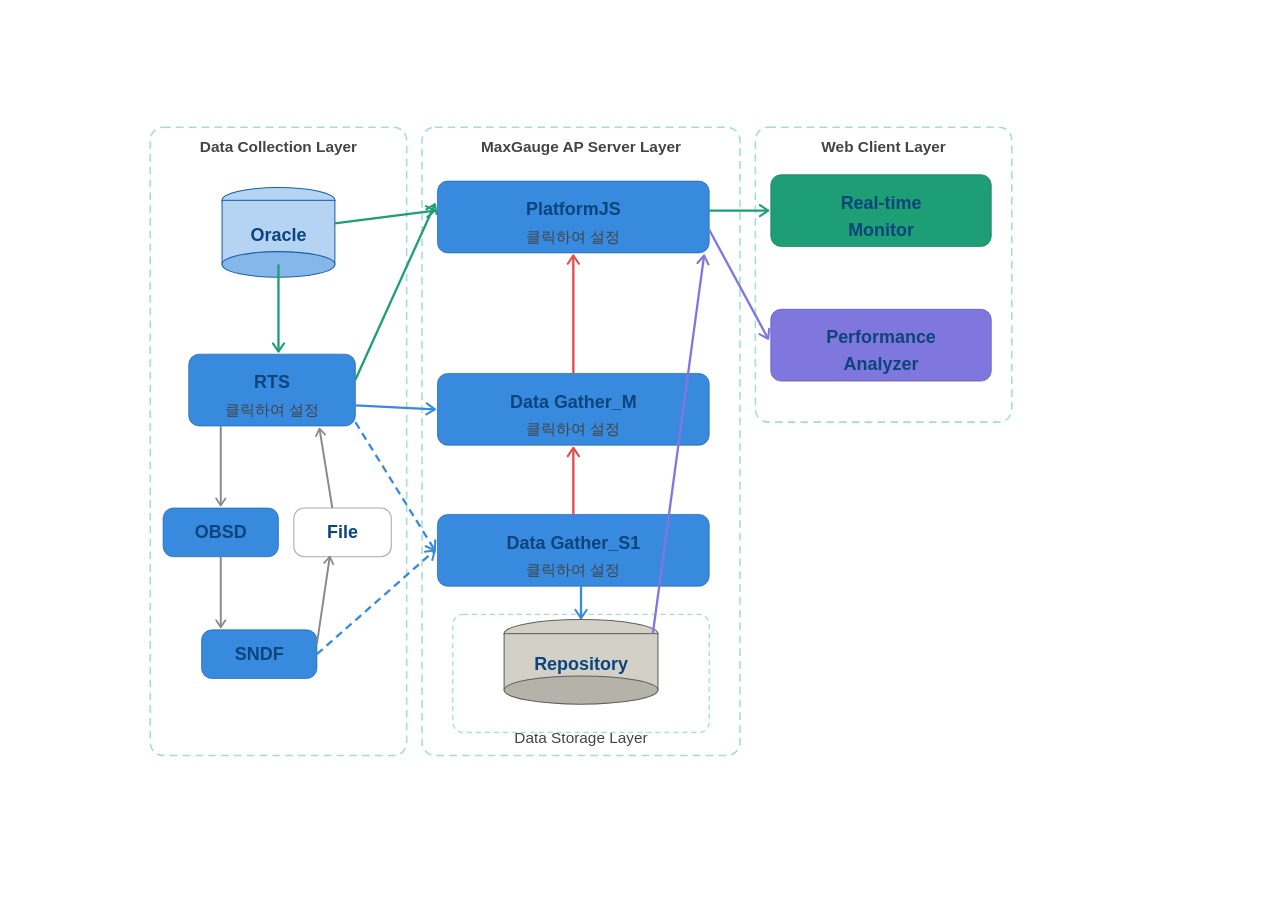
<file: maxgauge_diagram.html>
<!DOCTYPE html>
<html lang="ko">
<head>
  <meta charset="UTF-8">
  <meta name="viewport" content="width=device-width, initial-scale=1.0">
  <title>MaxGauge Architecture Diagram</title>
  <style>
    body {
      margin: 0;
      padding: 20px;
      background: #ffffff;
      font-family: -apple-system, BlinkMacSystemFont, 'Segoe UI', sans-serif;
      display: flex;
      justify-content: center;
      align-items: center;
      min-height: 100vh;
      box-sizing: border-box;
    }
    svg {
      max-width: 1000px;
      width: 100%;
      height: auto;
    }
    .node { cursor: pointer; }
    .node:hover rect { opacity: 0.85; }
    .t  { font-family: -apple-system, BlinkMacSystemFont, 'Segoe UI', sans-serif; font-size: 14px; fill: #0C447C; }
    .th { font-family: -apple-system, BlinkMacSystemFont, 'Segoe UI', sans-serif; font-size: 14px; font-weight: 600; fill: #0C447C; }
    .ts { font-family: -apple-system, BlinkMacSystemFont, 'Segoe UI', sans-serif; font-size: 12px; fill: #444; }
  </style>
</head>
<body>
<svg viewBox="0 0 780 520" xmlns="http://www.w3.org/2000/svg">
  <defs>
    <marker id="ag" viewBox="0 0 10 10" refX="8" refY="5" markerWidth="6" markerHeight="6" orient="auto-start-reverse">
      <path d="M2 1L8 5L2 9" fill="none" stroke="#1D9E75" stroke-width="1.5" stroke-linecap="round" stroke-linejoin="round"/>
    </marker>
    <marker id="ap" viewBox="0 0 10 10" refX="8" refY="5" markerWidth="6" markerHeight="6" orient="auto-start-reverse">
      <path d="M2 1L8 5L2 9" fill="none" stroke="#7F77DD" stroke-width="1.5" stroke-linecap="round" stroke-linejoin="round"/>
    </marker>
    <marker id="ab" viewBox="0 0 10 10" refX="8" refY="5" markerWidth="6" markerHeight="6" orient="auto-start-reverse">
      <path d="M2 1L8 5L2 9" fill="none" stroke="#378ADD" stroke-width="1.5" stroke-linecap="round" stroke-linejoin="round"/>
    </marker>
    <marker id="ar" viewBox="0 0 10 10" refX="8" refY="5" markerWidth="6" markerHeight="6" orient="auto-start-reverse">
      <path d="M2 1L8 5L2 9" fill="none" stroke="#E24B4A" stroke-width="1.5" stroke-linecap="round" stroke-linejoin="round"/>
    </marker>
    <marker id="agray" viewBox="0 0 10 10" refX="8" refY="5" markerWidth="6" markerHeight="6" orient="auto-start-reverse">
      <path d="M2 1L8 5L2 9" fill="none" stroke="#888" stroke-width="1.5" stroke-linecap="round" stroke-linejoin="round"/>
    </marker>
  </defs>

  <!-- ══ Layer backgrounds ══ -->
  <rect x="8" y="8" width="200" height="490" rx="10" fill="none" stroke="#9FE1CB" stroke-width="1.2" stroke-dasharray="6 4"/>
  <text class="ts" x="108" y="27" text-anchor="middle" fill="#0F6E56" font-weight="600">Data Collection Layer</text>

  <rect x="220" y="8" width="248" height="490" rx="10" fill="none" stroke="#9FE1CB" stroke-width="1.2" stroke-dasharray="6 4"/>
  <text class="ts" x="344" y="27" text-anchor="middle" fill="#0F6E56" font-weight="600">MaxGauge AP Server Layer</text>

  <rect x="480" y="8" width="200" height="230" rx="10" fill="none" stroke="#9FE1CB" stroke-width="1.2" stroke-dasharray="6 4"/>
  <text class="ts" x="580" y="27" text-anchor="middle" fill="#0F6E56" font-weight="600">Web Client Layer</text>

  <!-- Data Storage Layer sub-region -->
  <rect x="244" y="388" width="200" height="92" rx="8" fill="none" stroke="#9FE1CB" stroke-width="1" stroke-dasharray="4 3"/>
  <text class="ts" x="344" y="488" text-anchor="middle" fill="#0F6E56">Data Storage Layer</text>

  <!-- Oracle cylinder -->
  <ellipse cx="108" cy="65" rx="44" ry="10" fill="#B5D4F4" stroke="#185FA5" stroke-width="0.8"/>
  <rect x="64" y="65" width="88" height="50" fill="#B5D4F4" stroke="#185FA5" stroke-width="0.8"/>
  <ellipse cx="108" cy="115" rx="44" ry="10" fill="#85B7EB" stroke="#185FA5" stroke-width="0.8"/>
  <text class="th" x="108" y="92" text-anchor="middle" dominant-baseline="central" fill="#0C447C">Oracle</text>

  <!-- RTS -->
  <rect x="38" y="185" width="130" height="56" rx="8" fill="#378ADD" stroke="#185FA5" stroke-width="0.5"/>
  <text class="th" x="103" y="207" text-anchor="middle" dominant-baseline="central" fill="#fff">RTS</text>
  <text class="ts" x="103" y="228" text-anchor="middle" dominant-baseline="central" fill="#cce4f7">클릭하여 설정</text>

  <!-- Oracle bottom → RTS top -->
  <line x1="108" y1="115" x2="108" y2="183" stroke="#1D9E75" stroke-width="1.8" fill="none" marker-end="url(#ag)"/>

  <!-- OBSD -->
  <rect x="18" y="305" width="90" height="38" rx="8" fill="#378ADD" stroke="#185FA5" stroke-width="0.5"/>
  <text class="th" x="63" y="324" text-anchor="middle" dominant-baseline="central" fill="#fff">OBSD</text>

  <!-- RTS bottom → OBSD top -->
  <line x1="63" y1="241" x2="63" y2="303" stroke="#888" stroke-width="1.5" fill="none" marker-end="url(#agray)"/>

  <!-- File -->
  <rect x="120" y="305" width="76" height="38" rx="8" fill="#fff" stroke="#aaa" stroke-width="0.8"/>
  <text class="th" x="158" y="324" text-anchor="middle" dominant-baseline="central" fill="#333">File</text>

  <!-- SNDF -->
  <rect x="48" y="400" width="90" height="38" rx="8" fill="#378ADD" stroke="#185FA5" stroke-width="0.5"/>
  <text class="th" x="93" y="419" text-anchor="middle" dominant-baseline="central" fill="#fff">SNDF</text>

  <!-- OBSD bottom → SNDF top -->
  <line x1="63" y1="343" x2="63" y2="398" stroke="#888" stroke-width="1.5" fill="none" marker-end="url(#agray)"/>

  <!-- SNDF right → File bottom -->
  <line x1="138" y1="411" x2="148" y2="343" stroke="#888" stroke-width="1.5" fill="none" marker-end="url(#agray)"/>

  <!-- File top → RTS bottom -->
  <line x1="150" y1="305" x2="140" y2="243" stroke="#888" stroke-width="1.5" fill="none" marker-end="url(#agray)"/>

  <!-- SNDF → Data Gather_S1: blue dashed -->
  <line x1="138" y1="419" x2="230" y2="338" stroke="#378ADD" stroke-width="1.8" stroke-dasharray="6 4" fill="none" marker-end="url(#ab)"/>

  <!-- PlatformJS -->
  <rect x="232" y="50" width="212" height="56" rx="8" fill="#378ADD" stroke="#185FA5" stroke-width="0.5"/>
  <text class="th" x="338" y="72" text-anchor="middle" dominant-baseline="central" fill="#fff">PlatformJS</text>
  <text class="ts" x="338" y="93" text-anchor="middle" dominant-baseline="central" fill="#cce4f7">클릭하여 설정</text>

  <!-- Data Gather_M -->
  <rect x="232" y="200" width="212" height="56" rx="8" fill="#378ADD" stroke="#185FA5" stroke-width="0.5"/>
  <text class="th" x="338" y="222" text-anchor="middle" dominant-baseline="central" fill="#fff">Data Gather_M</text>
  <text class="ts" x="338" y="243" text-anchor="middle" dominant-baseline="central" fill="#cce4f7">클릭하여 설정</text>

  <!-- Data Gather_S1 -->
  <rect x="232" y="310" width="212" height="56" rx="8" fill="#378ADD" stroke="#185FA5" stroke-width="0.5"/>
  <text class="th" x="338" y="332" text-anchor="middle" dominant-baseline="central" fill="#fff">Data Gather_S1</text>
  <text class="ts" x="338" y="353" text-anchor="middle" dominant-baseline="central" fill="#cce4f7">클릭하여 설정</text>

  <!-- Repository cylinder -->
  <ellipse cx="344" cy="403" rx="60" ry="11" fill="#D3D1C7" stroke="#5F5E5A" stroke-width="0.8"/>
  <rect x="284" y="403" width="120" height="44" fill="#D3D1C7" stroke="#5F5E5A" stroke-width="0.8"/>
  <ellipse cx="344" cy="447" rx="60" ry="11" fill="#B4B2A9" stroke="#5F5E5A" stroke-width="0.8"/>
  <text class="th" x="344" y="427" text-anchor="middle" dominant-baseline="central" fill="#444441">Repository</text>

  <!-- Data Gather_S1 bottom → Repository top: blue -->
  <line x1="344" y1="366" x2="344" y2="391" stroke="#378ADD" stroke-width="1.8" fill="none" marker-end="url(#ab)"/>

  <!-- Repository → PlatformJS: purple -->
  <line x1="400" y1="403" x2="440" y2="108" stroke="#7F77DD" stroke-width="1.8" fill="none" marker-end="url(#ap)"/>

  <!-- Data Gather_S1 top → Data Gather_M bottom: red -->
  <line x1="338" y1="310" x2="338" y2="258" stroke="#E24B4A" stroke-width="1.8" fill="none" marker-end="url(#ar)"/>

  <!-- Data Gather_M top → PlatformJS bottom: red -->
  <line x1="338" y1="200" x2="338" y2="108" stroke="#E24B4A" stroke-width="1.8" fill="none" marker-end="url(#ar)"/>

  <!-- Oracle right → PlatformJS left: green -->
  <line x1="152" y1="83" x2="230" y2="73" stroke="#1D9E75" stroke-width="1.8" fill="none" marker-end="url(#ag)"/>

  <!-- RTS right → PlatformJS left: green -->
  <line x1="168" y1="205" x2="230" y2="68" stroke="#1D9E75" stroke-width="1.8" fill="none" marker-end="url(#ag)"/>

  <!-- RTS right → Data Gather_M left: blue -->
  <line x1="168" y1="225" x2="230" y2="228" stroke="#378ADD" stroke-width="1.8" fill="none" marker-end="url(#ab)"/>

  <!-- RTS right → Data Gather_S1 left: blue dashed -->
  <line x1="168" y1="238" x2="230" y2="338" stroke="#378ADD" stroke-width="1.8" stroke-dasharray="6 4" fill="none" marker-end="url(#ab)"/>

  <!-- Real-time Monitor -->
  <rect x="492" y="45" width="172" height="56" rx="8" fill="#1D9E75" stroke="#0F6E56" stroke-width="0.5"/>
  <text class="th" x="578" y="67" text-anchor="middle" dominant-baseline="central" fill="#fff">Real-time</text>
  <text class="th" x="578" y="88" text-anchor="middle" dominant-baseline="central" fill="#fff">Monitor</text>

  <!-- Performance Analyzer -->
  <rect x="492" y="150" width="172" height="56" rx="8" fill="#7F77DD" stroke="#534AB7" stroke-width="0.5"/>
  <text class="th" x="578" y="172" text-anchor="middle" dominant-baseline="central" fill="#fff">Performance</text>
  <text class="th" x="578" y="193" text-anchor="middle" dominant-baseline="central" fill="#fff">Analyzer</text>

  <!-- PlatformJS right → Real-time Monitor left: green -->
  <line x1="444" y1="73" x2="490" y2="73" stroke="#1D9E75" stroke-width="1.8" fill="none" marker-end="url(#ag)"/>

  <!-- PlatformJS right → Performance Analyzer left: purple -->
  <line x1="444" y1="88" x2="490" y2="173" stroke="#7F77DD" stroke-width="1.8" fill="none" marker-end="url(#ap)"/>

</svg>
</body>
</html>
</file>
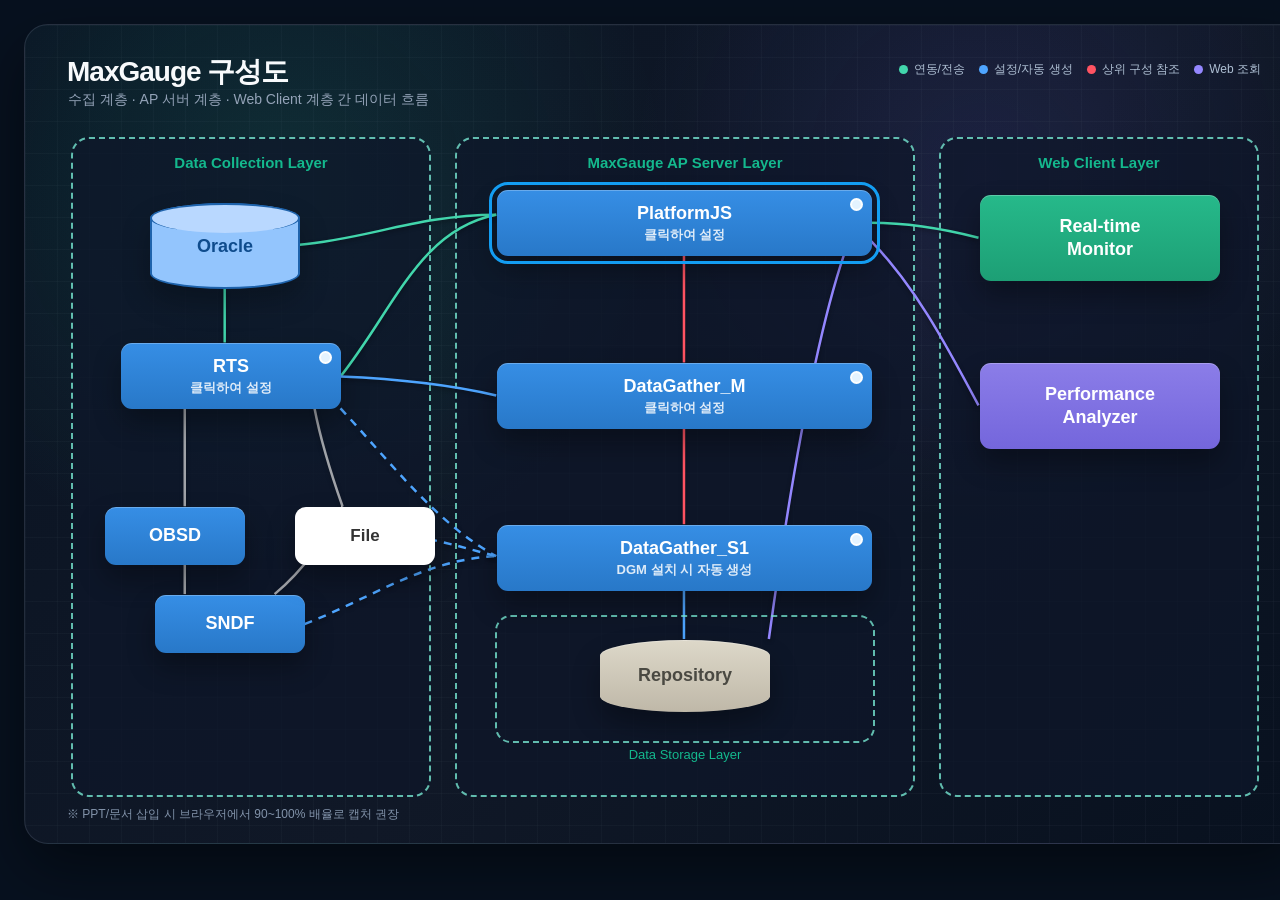
<file: preview.html>
<!DOCTYPE html>
<html lang="ko">
<head>
<meta charset="UTF-8" />
<meta name="viewport" content="width=device-width, initial-scale=1.0" />
<title>MaxGauge Architecture Diagram</title>
<style>
  * { box-sizing: border-box; }

  body {
    margin: 0;
    padding: 24px;
    background: #07111f;
    font-family: "Malgun Gothic", "Apple SD Gothic Neo", Arial, sans-serif;
    color: #f8fafc;
  }

  .page {
    width: 1280px;
    height: 820px;
    margin: 0 auto;
    background:
      radial-gradient(circle at 20% 20%, rgba(37, 211, 174, .13), transparent 32%),
      radial-gradient(circle at 75% 18%, rgba(115, 103, 240, .13), transparent 30%),
      linear-gradient(135deg, #0a1423 0%, #101827 55%, #08111f 100%);
    border-radius: 24px;
    position: relative;
    overflow: hidden;
    box-shadow: 0 24px 60px rgba(0,0,0,.45);
    border: 1px solid rgba(148,163,184,.18);
  }

  .page::before {
    content: "";
    position: absolute;
    inset: 0;
    background-image:
      linear-gradient(rgba(148,163,184,.045) 1px, transparent 1px),
      linear-gradient(90deg, rgba(148,163,184,.045) 1px, transparent 1px);
    background-size: 32px 32px;
  }

  h1 {
    position: absolute;
    top: 28px;
    left: 42px;
    margin: 0;
    font-size: 28px;
    letter-spacing: -1px;
    z-index: 5;
  }

  .sub {
    position: absolute;
    top: 66px;
    left: 43px;
    color: #94a3b8;
    font-size: 14px;
    z-index: 5;
  }

  .legend {
    position: absolute;
    right: 42px;
    top: 36px;
    display: flex;
    gap: 14px;
    color: #aebfd3;
    font-size: 12px;
    z-index: 5;
  }

  .legend span {
    display: inline-flex;
    align-items: center;
    gap: 6px;
  }

  .dot {
    width: 9px;
    height: 9px;
    border-radius: 50%;
    display: inline-block;
  }

  .layer {
    position: absolute;
    top: 112px;
    height: 660px;
    border: 2px dashed rgba(126, 245, 220, .75);
    border-radius: 18px;
    background: rgba(15, 23, 42, .72);
    z-index: 2;
  }

  .left-layer { left: 46px; width: 360px; }
  .mid-layer { left: 430px; width: 460px; }
  .right-layer { left: 914px; width: 320px; }

  .layer-title {
    position: absolute;
    top: 15px;
    width: 100%;
    text-align: center;
    color: #14b88d;
    font-size: 15px;
    font-weight: 800;
  }

  .node {
    position: absolute;
    min-width: 140px;
    min-height: 66px;
    padding: 12px 16px;
    border-radius: 11px;
    background: linear-gradient(180deg, #368ee5, #2878c8);
    box-shadow: 0 14px 28px rgba(0,0,0,.32), inset 0 1px 0 rgba(255,255,255,.25);
    display: flex;
    flex-direction: column;
    justify-content: center;
    align-items: center;
    color: #fff;
    font-size: 18px;
    font-weight: 800;
    text-align: center;
    line-height: 1.3;
    z-index: 4;
  }

  .node small {
    display: block;
    margin-top: 2px;
    font-size: 13px;
    color: rgba(255,255,255,.84);
    font-weight: 600;
  }

  .node.green { background: linear-gradient(180deg, #26b98a, #1d9f75); }
  .node.purple { background: linear-gradient(180deg, #8b7de8, #7466dc); }
  .node.white {
    background: #fff;
    color: #333;
    font-size: 17px;
  }

  .selected {
    outline: 3px solid #139df2;
    outline-offset: 5px;
  }

  .handle {
    position: absolute;
    right: 9px;
    top: 8px;
    width: 13px;
    height: 13px;
    border-radius: 50%;
    background: #e4f3ff;
    border: 2px solid rgba(255,255,255,.9);
  }

  .oracle {
    position: absolute;
    left: 125px;
    top: 178px;
    width: 150px;
    height: 86px;
    border: 2px solid #1e63ac;
    border-radius: 50% / 18%;
    background: #93c5fd;
    color: #0f4c8d;
    display: flex;
    align-items: center;
    justify-content: center;
    font-weight: 800;
    font-size: 18px;
    z-index: 4;
    box-shadow: 0 14px 28px rgba(0,0,0,.26);
  }

  .oracle::before {
    content: "";
    position: absolute;
    left: -2px;
    right: -2px;
    top: -2px;
    height: 28px;
    border: 2px solid #1e63ac;
    border-bottom: none;
    border-radius: 50%;
    background: #b9d8ff;
  }

  .storage-layer {
    position: absolute;
    left: 470px;
    top: 590px;
    width: 380px;
    height: 128px;
    border: 2px dashed rgba(126, 245, 220, .75);
    border-radius: 16px;
    z-index: 3;
  }

  .storage-title {
    position: absolute;
    bottom: -21px;
    width: 100%;
    text-align: center;
    color: #14b88d;
    font-size: 13px;
  }

  .repo {
    left: 575px;
    top: 615px;
    width: 170px;
    height: 72px;
    min-height: 72px;
    border-radius: 50% / 22%;
    background: linear-gradient(180deg, #ddd8c9, #bfb8a8);
    color: #4a4942;
    font-size: 18px;
  }

  .links {
    position: absolute;
    inset: 0;
    z-index: 3;
    pointer-events: none;
  }

  .links path {
    fill: none;
    stroke-width: 2.5;
    filter: drop-shadow(0 2px 2px rgba(0,0,0,.35));
  }

  .green-line { stroke: #42d6ac; marker-end: url(#greenArrow); }
  .blue-line { stroke: #4ea5ff; marker-end: url(#blueArrow); }
  .red-line { stroke: #ff5362; marker-end: url(#redArrow); }
  .purple-line { stroke: #9487ff; marker-end: url(#purpleArrow); }
  .gray-line { stroke: rgba(230,230,230,.68); marker-end: url(#grayArrow); }
  .dash { stroke-dasharray: 8 7; }

  /* absolute node positions */
  .rts { left: 96px; top: 318px; width: 220px; }
  .obsd { left: 80px; top: 482px; width: 128px; min-height: 58px; }
  .sndf { left: 130px; top: 570px; width: 150px; min-height: 58px; }
  .file { left: 270px; top: 482px; width: 120px; min-height: 58px; }

  .pjs { left: 472px; top: 165px; width: 375px; }
  .dgm { left: 472px; top: 338px; width: 375px; }
  .dgs1 { left: 472px; top: 500px; width: 375px; }

  .rtm { left: 955px; top: 170px; width: 240px; min-height: 86px; }
  .pa { left: 955px; top: 338px; width: 240px; min-height: 86px; }

  .note {
    position: absolute;
    left: 42px;
    bottom: 20px;
    color: #8293aa;
    font-size: 12px;
    z-index: 5;
  }
</style>
</head>

<body>
  <div class="page">
    <h1>MaxGauge 구성도</h1>
    <div class="sub">수집 계층 · AP 서버 계층 · Web Client 계층 간 데이터 흐름</div>

    <div class="legend">
      <span><i class="dot" style="background:#42d6ac"></i>연동/전송</span>
      <span><i class="dot" style="background:#4ea5ff"></i>설정/자동 생성</span>
      <span><i class="dot" style="background:#ff5362"></i>상위 구성 참조</span>
      <span><i class="dot" style="background:#9487ff"></i>Web 조회</span>
    </div>

    <div class="layer left-layer"><div class="layer-title">Data Collection Layer</div></div>
    <div class="layer mid-layer"><div class="layer-title">MaxGauge AP Server Layer</div></div>
    <div class="layer right-layer"><div class="layer-title">Web Client Layer</div></div>

    <svg class="links" viewBox="0 0 1280 820" preserveAspectRatio="none">
      <defs>
        <marker id="greenArrow" markerWidth="10" markerHeight="10" refX="9" refY="5" orient="auto"><path d="M0,0 L10,5 L0,10 Z" fill="#42d6ac"/></marker>
        <marker id="blueArrow" markerWidth="10" markerHeight="10" refX="9" refY="5" orient="auto"><path d="M0,0 L10,5 L0,10 Z" fill="#4ea5ff"/></marker>
        <marker id="redArrow" markerWidth="10" markerHeight="10" refX="9" refY="5" orient="auto"><path d="M0,0 L10,5 L0,10 Z" fill="#ff5362"/></marker>
        <marker id="purpleArrow" markerWidth="10" markerHeight="10" refX="9" refY="5" orient="auto"><path d="M0,0 L10,5 L0,10 Z" fill="#9487ff"/></marker>
        <marker id="grayArrow" markerWidth="10" markerHeight="10" refX="9" refY="5" orient="auto"><path d="M0,0 L10,5 L0,10 Z" fill="rgba(230,230,230,.68)"/></marker>
      </defs>

      <!-- Oracle / RTS / AP -->
      <path class="green-line" d="M275 220 C340 215,395 190,472 190" />
      <path class="green-line" d="M200 264 L200 318" />
      <path class="green-line" d="M316 352 C370 284,395 205,472 190" />
      <path class="blue-line" d="M316 352 C365 354,425 360,472 371" />

      <!-- Local collection -->
      <path class="gray-line" d="M160 384 L160 482" />
      <path class="gray-line" d="M160 540 L160 570" />
      <path class="gray-line" d="M318 482 C305 445,294 405,290 384" />
      <path class="gray-line" d="M250 570 C280 545,300 515,318 482" />

      <!-- Dashed path to DataGather_S1 -->
      <path class="blue-line dash" d="M280 600 C345 575,400 535,472 532" />
      <path class="blue-line dash" d="M316 384 C368 440,413 500,472 532" />
      <path class="blue-line dash" d="M390 512 C422 518,445 525,472 532" />

      <!-- AP internal -->
      <path class="red-line" d="M660 500 L660 404" />
      <path class="red-line" d="M660 338 L660 231" />
      <path class="blue-line" d="M660 566 L660 615" />
      <path class="purple-line" d="M745 615 C765 470,790 320,820 231" />

      <!-- Web clients -->
      <path class="green-line" d="M847 198 C885 198,920 204,955 213" />
      <path class="purple-line" d="M847 216 C890 260,920 315,955 381" />
    </svg>

    <div class="oracle">Oracle</div>

    <div class="node rts">RTS<small>클릭하여 설정</small><span class="handle"></span></div>
    <div class="node obsd">OBSD</div>
    <div class="node sndf">SNDF</div>
    <div class="node white file">File</div>

    <div class="node pjs selected">PlatformJS<small>클릭하여 설정</small><span class="handle"></span></div>
    <div class="node dgm">DataGather_M<small>클릭하여 설정</small><span class="handle"></span></div>
    <div class="node dgs1">DataGather_S1<small>DGM 설치 시 자동 생성</small><span class="handle"></span></div>

    <div class="storage-layer"><div class="storage-title">Data Storage Layer</div></div>
    <div class="node repo">Repository</div>

    <div class="node green rtm">Real-time<br>Monitor</div>
    <div class="node purple pa">Performance<br>Analyzer</div>

    <div class="note">※ PPT/문서 삽입 시 브라우저에서 90~100% 배율로 캡처 권장</div>
  </div>
</body>
</html>
</file>
